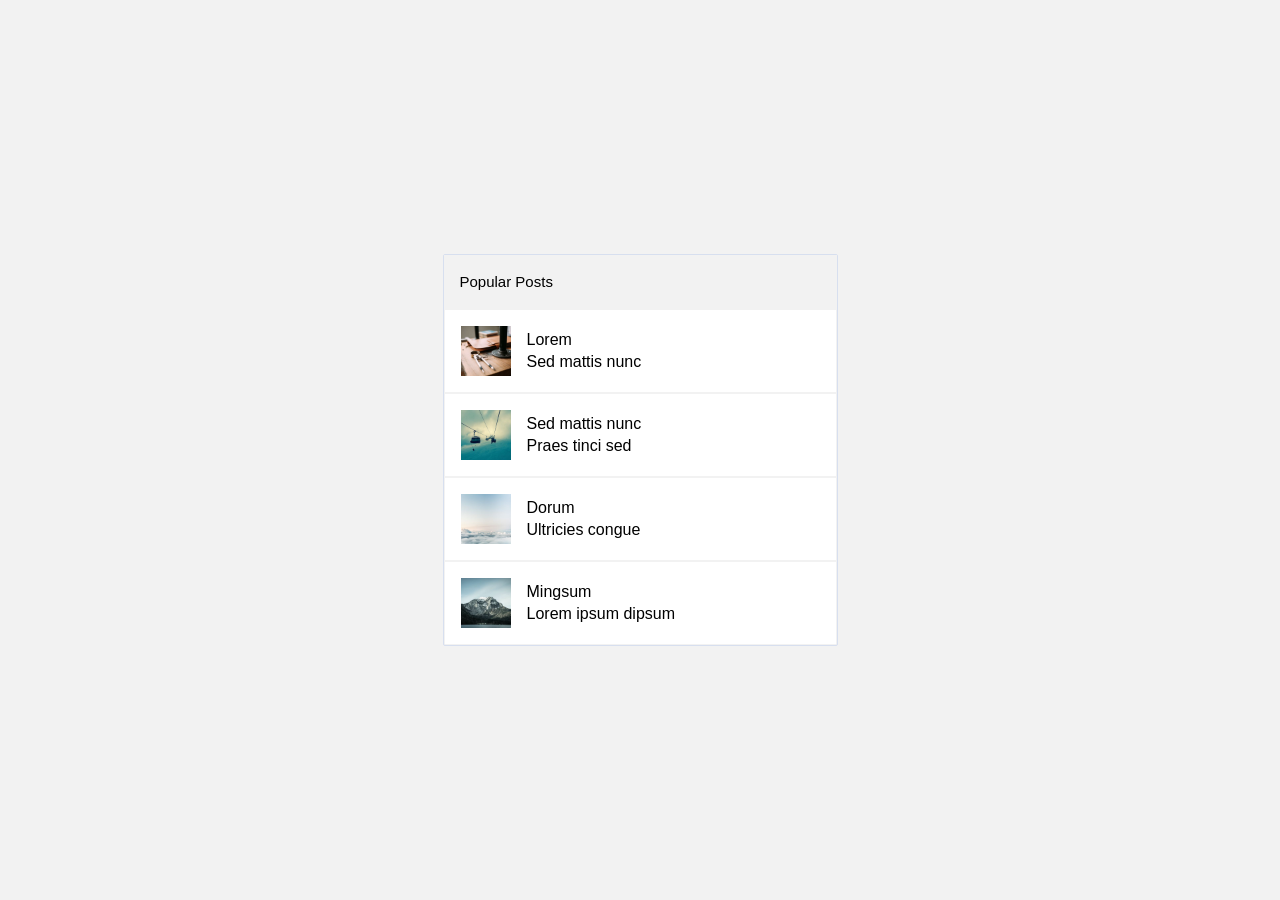
<file: 1/index.html>
<html lang="en">

<head>
    <meta charset="UTF-8">
    <meta name="viewport" content="width=device-width, initial-scale=1.0">
    <title>Home work</title>

    <link
        href="https://fonts.googleapis.com/css?family=Roboto:100,100i,300,300i,400,400i,500,500i,700,700i,900,900i&display=swap&subset=cyrillic"
        rel="stylesheet">

    <style>
        html,
        body {
            height: 100%;
            margin: 0px;
        }

        .wrapper {
            display: flex;
            background-color: f2f2f2;
            height: 100%;
            width: 100%;
            align-items: center;
            justify-content: center;
        }

        .midle {
            display: flex;
            flex-direction: column;
            border-radius: 2px;
            border: 1px solid #d7dfef;
            background-color: f2f2f2;
            height: 390px;
            width: 393px;
        }

        .head {
            font-family: Raleway, sans-serif;
            display: flex;
            align-items: center;
            background-color: f2f2f2;
            padding: 8px 16px !important;
            font-size: 15px;
            padding-left: 16px;
            padding-top: 16px;
            padding-right: 8px;
            padding-bottom: 8px;
            line-height:22.5px;
            height: 50px;
        }

        .content {
            display: flex;
            align-items: center;
            padding: 16px;
            margin: 1px;
            background-color: #ffffff;
            display: flex;
            flex-direction: row;
        }

        .content:hover,
        .content.activ {
            background-color: #cdcdcd;
        }

        .img{
            height: 50px;
            width: 50px;

        }

        .rrr{
            line-height:22.5px;
            font-family:Raleway, sans-serif;
            margin-left:16px ;
        }

    </style>
</head>

<body>
    <div class="wrapper">
        <div class="midle">
            <div class="head">
                Popular Posts
            </div>
            <div class="content">
                <img src="workshop.jpg"   height="50px" width= "50px" >
                <div class="rrr">
                    <div class="name">Lorem</div>
                    <div class="word">Sed mattis nunc</div>
                </div>
            </div>
            <div class="content">
               <img src="gondol.jpg" height="50px" width= "50px">
                <div class="rrr">
                    <div class="name">Sed mattis nunc</div>
                    <div class="word">Praes tinci sed</div>
                </div>
            </div>
            <div class="content">
                <img src="skies.jpg" height="50px" width= "50px">
                <div class="rrr">
                    <div class="name">Dorum</div>
                    <div class="word">Ultricies congue</div>
                </div>
            </div>
            <div class="content">
                <img src="rock.jpg" height="50px" width= "50px">
                <div class="rrr">
                    <div class="name">Mingsum</div>
                    <div class="word">Lorem ipsum dipsum</div>
                </div>
            </div>
        </div>
    </div>
</body>

</html>
</file>
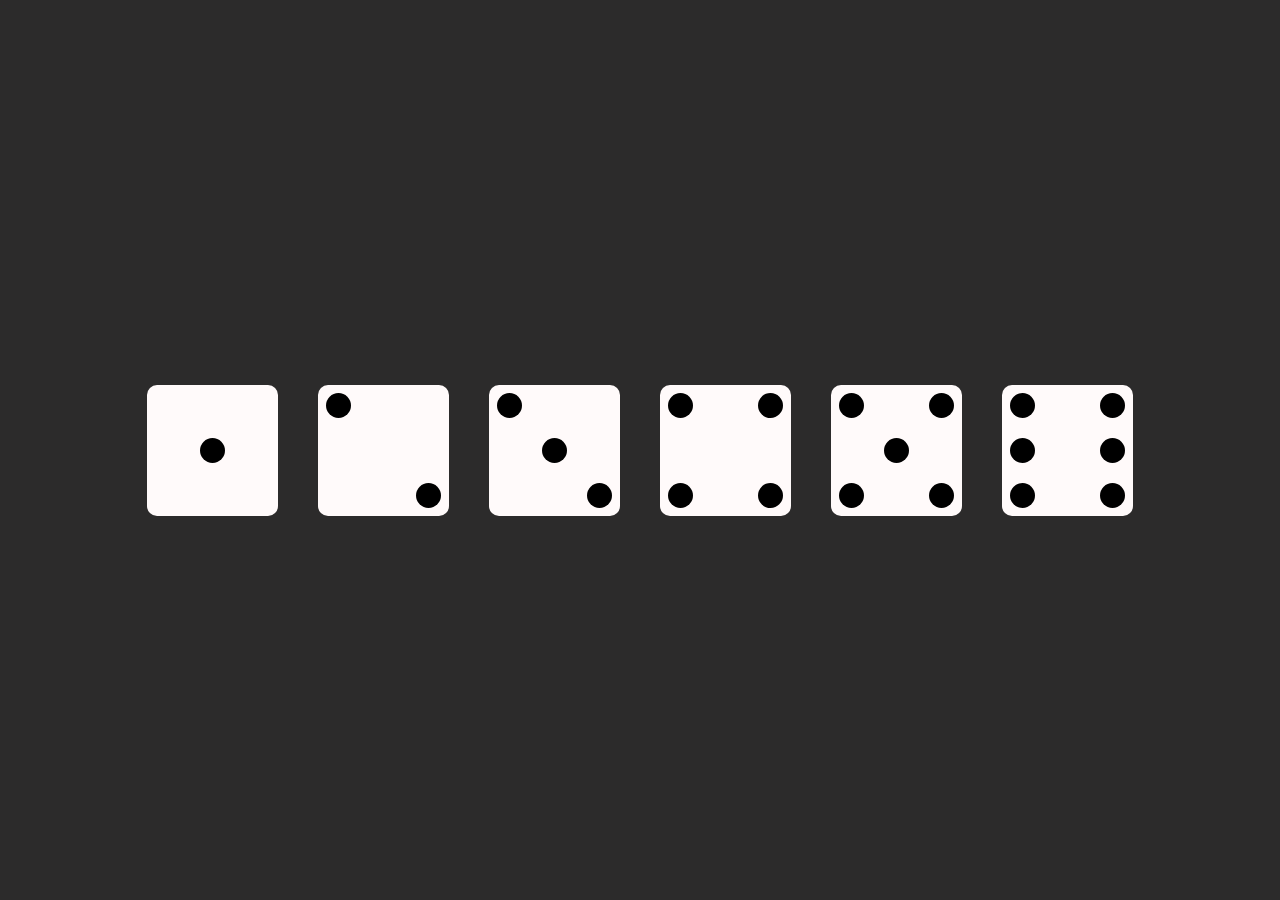
<file: 2/index.html>
<html lang="en">

<head>
    <meta charset="UTF-8">
    <meta name="viewport" content="width=device-width, initial-scale=1.0">
    <title>Home work</title>

    <link
        href="https://fonts.googleapis.com/css?family=Roboto:100,100i,300,300i,400,400i,500,500i,700,700i,900,900i&display=swap&subset=cyrillic"
        rel="stylesheet">

    <style>
        html,
        body {
            height: 100%;
            margin: 0px;
        }

        .wrapper {
            display: flex;
            background-color:rgb(44, 43, 43);
            height: 100%;
            width: 100%;
            align-items: center;
            justify-content: center;
        }

        .midle {
            /* background-color: black; */
            display: flex;
            flex-direction: row;
        }

        .block1 {
            display: flex;
            justify-content: center;
            align-items: center;
            background-color: snow;
            height: 115px;
            width: 115px;
            margin: 20px;
            border-radius: 10px;
            padding: 8px;
        }

        .block1-circle1 {
            background-color: black;
            height: 25px;
            width: 25px;
            border-radius: 50px;
        }

        .block2 {
            background-color: snow;
            height: 115px;
            width: 115px;
            margin: 20px;
            border-radius: 10px;
            display: flex;
            flex-direction: column;
            justify-content: space-between;
            padding: 8px;
        }

        .block2-hor1-circle1 {
            background-color: black;
            height: 25px;
            width: 25px;
            border-radius: 50px;
        }

        .block2-hor2-circle2 {
            background-color: black;
            height: 25px;
            width: 25px;
            border-radius: 50px;
        }

        .block2-hor2 {
            display: flex;
            justify-content: flex-end;
        }

        .block3 {
            display: flex;
            flex-direction: column;
            justify-content: space-between;
            background-color: snow;
            height: 115px;
            width: 115px;
            margin: 20px;
            border-radius: 10px;
            padding: 8px;
        }

        .block3-hor1-circle1 {
            background-color: black;
            height: 25px;
            width: 25px;
            border-radius: 50px;
        }

        .block3-hor2-circle2 {
            background-color: black;
            height: 25px;
            width: 25px;
            border-radius: 50px;
        }

        .block3-hor3-circle3 {
            background-color: black;
            height: 25px;
            width: 25px;
            border-radius: 50px;
        }

        .block3-hor2 {
            display: flex;
            justify-content: center;
        }

        .block3-hor3 {
            display: flex;
            justify-content: flex-end;
        }

        .block4 {
            display: flex;
            flex-direction: column;
            justify-content: space-between;
            background-color: snow;
            height: 115px;
            width: 115px;
            margin: 20px;
            border-radius: 10px;
            padding: 8px;
        }

        .block4-hor1-circle1 {
            background-color: black;
            height: 25px;
            width: 25px;
            border-radius: 50px;
        }

        .block4-hor1-circle2 {
            background-color: black;
            height: 25px;
            width: 25px;
            border-radius: 50px;
        }

        .block4-hor2-circle1 {
            background-color: black;
            height: 25px;
            width: 25px;
            border-radius: 50px;
        }

        .block4-hor2-circle2 {
            background-color: black;
            height: 25px;
            width: 25px;
            border-radius: 50px;
        }


        .block4-hor1 {
            display: flex;
            justify-content: space-between;
        }

        .block4-hor2 {
            display: flex;
            justify-content: space-between;
        }

        .block5 {
            display: flex;
            flex-direction: column;
            justify-content: space-between;
            background-color: snow;
            height: 115px;
            width: 115px;
            margin: 20px;
            border-radius: 10px;
            padding: 8px;
        }
        .block5-hor1-circle1 {
            background-color: black;
            height: 25px;
            width: 25px;
            border-radius: 50px;
        }

        .block5-hor1-circle2 {
            background-color: black;
            height: 25px;
            width: 25px;
            border-radius: 50px;
        }
        .block5-hor2-circle1{
            background-color: black;
            height: 25px;
            width: 25px;
            border-radius: 50px;
        }

        .block5-hor3-circle1 {
            background-color: black;
            height: 25px;
            width: 25px;
            border-radius: 50px;
        }

        .block5-hor3-circle2 {
            background-color: black;
            height: 25px;
            width: 25px;
            border-radius: 50px;
        }

        .block5-hor1 {
            display: flex;
            justify-content: space-between;
        }
        .block5-hor2 {
            display: flex;
            justify-content: center;
        }
        .block5-hor3 {
            display: flex;
            justify-content: space-between;
        }
        .block6 {
            display: flex;
            flex-direction: row;
            justify-content: space-between;
            background-color: snow;
            height: 115px;
            width: 115px;
            margin: 20px;
            border-radius: 10px;
            padding: 8px;
        }
        .block6-hor1-circle1{
            background-color: black;
            height: 25px;
            width: 25px;
            border-radius: 50px;
        }
        .block6-hor1-circle2{
            background-color: black;
            height: 25px;
            width: 25px;
            border-radius: 50px;
        }
        .block6-hor1-circle3{
            background-color: black;
            height: 25px;
            width: 25px;
            border-radius: 50px;
        }
        .block6-hor2-circle1{
            background-color: black;
            height: 25px;
            width: 25px;
            border-radius: 50px;
        }
        .block6-hor2-circle2{
            background-color: black;
            height: 25px;
            width: 25px;
            border-radius: 50px;
        }
        .block6-hor2-circle3{
            background-color: black;
            height: 25px;
            width: 25px;
            border-radius: 50px;
        }
        .block6-hor1{
            display: flex;
            flex-direction: column;
            justify-content: space-between;
        }
        .block6-hor2{
            display: flex;
            flex-direction: column;
            justify-content: space-between;
        }
    </style>
</head>

<body>
    <div class="wrapper">
        <div class="midle">
            <div class="block1">
                <div class="block1-circle1"></div>
            </div>
            <div class="block2">
                <div class="block2-hor1">
                    <div class="block2-hor1-circle1"></div>
                </div>
                <div class="block2-hor2">
                    <div class="block2-hor2-circle2"></div>
                </div>
            </div>
            <div class="block3">
                <div class="block3-hor1">
                    <div class="block3-hor1-circle1"></div>
                </div>
                <div class="block3-hor2">
                    <div class="block3-hor2-circle2"></div>
                </div>
                <div class="block3-hor3">
                    <div class="block3-hor3-circle3"></div>
                </div>
            </div>
            <div class="block4">
                <div class="block4-hor1">
                    <div class="block4-hor1-circle1"></div>
                    <div class="block4-hor1-circle2"></div>
                </div>
                <div class="block4-hor2">
                    <div class="block4-hor2-circle1"></div>
                    <div class="block4-hor2-circle2"></div>
                </div>
            </div>
            <div class="block5">
                <div class="block5-hor1">
                    <div class="block5-hor1-circle1"></div>
                    <div class="block5-hor1-circle2"></div>
                </div>
                <div class="block5-hor2">
                    <div class="block5-hor2-circle1"></div>
                </div>
                <div class="block5-hor3">
                    <div class="block5-hor3-circle1"></div>
                    <div class="block5-hor3-circle2"></div>
                </div>
            </div>
            <div class="block6">
                <div class="block6-hor1">
                    <div class="block6-hor1-circle1"></div>
                    <div class="block6-hor1-circle2"></div>
                    <div class="block6-hor1-circle3"></div>
                </div>
                <div class="block6-hor2">
                    <div class="block6-hor2-circle1"></div>
                    <div class="block6-hor2-circle2"></div>
                    <div class="block6-hor2-circle3"></div>
                </div>
            </div>
        </div>
    </div>
</body>

</html>
</file>
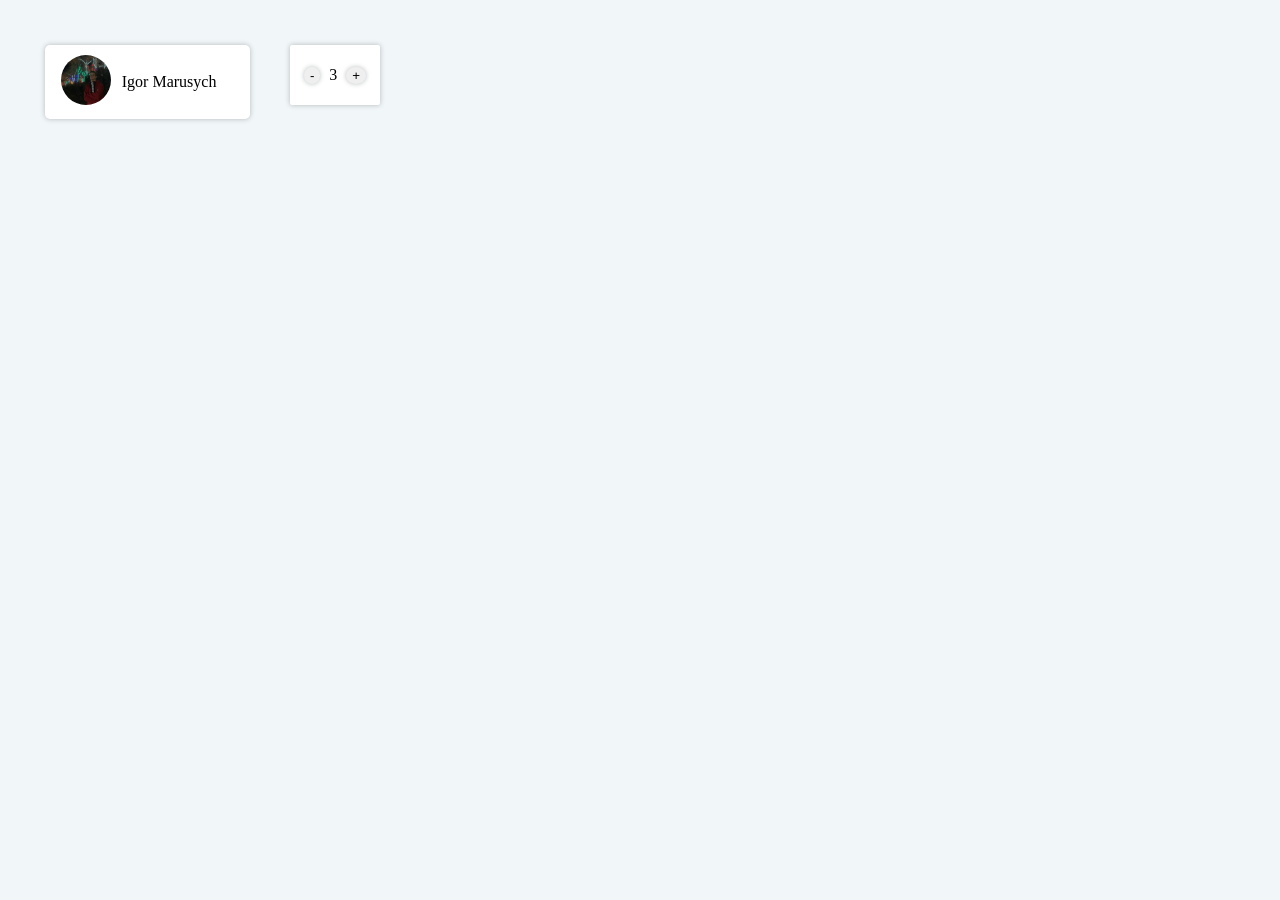
<file: 6WebComponents/index.html>
<!DOCTYPE html>
<html>
  <head>
    <link href="index.css" rel="stylesheet" />
    <meta charset="utf-8" />
    <style type="text/css"></style>
  </head>

  <body>
    <div class="box1">
      <x-user-card img="photo.jpg" name="Igor Marusych"></x-user-card>
    </div>

    <div class="box2">
      <x-counter initial="3"></x-counter>
    </div>

    <script src="./main.js"></script>
  </body>
</html>
</file>
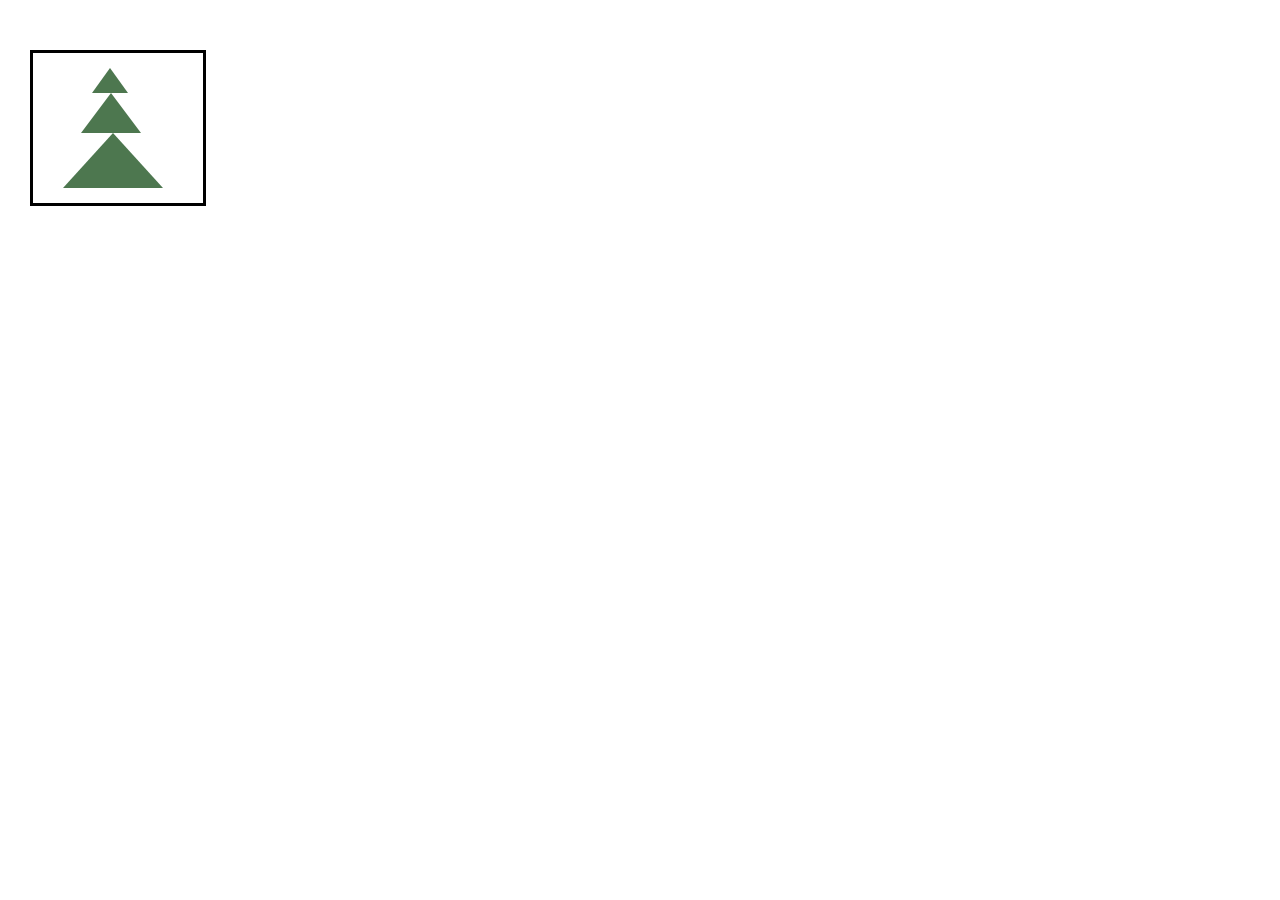
<file: 3/1pic/index.html>
<!DOCTYPE html>
<html >

<head>
    <meta charset="utf-8">
    <link rel="stylesheet" href="index.css" />
</head>

<body>
    <div class="wrapper">
       <div class="tu"></div>
       <div class="tm"></div>
       <div class="tl"></div>
    </div>
</body>

</html>
</file>
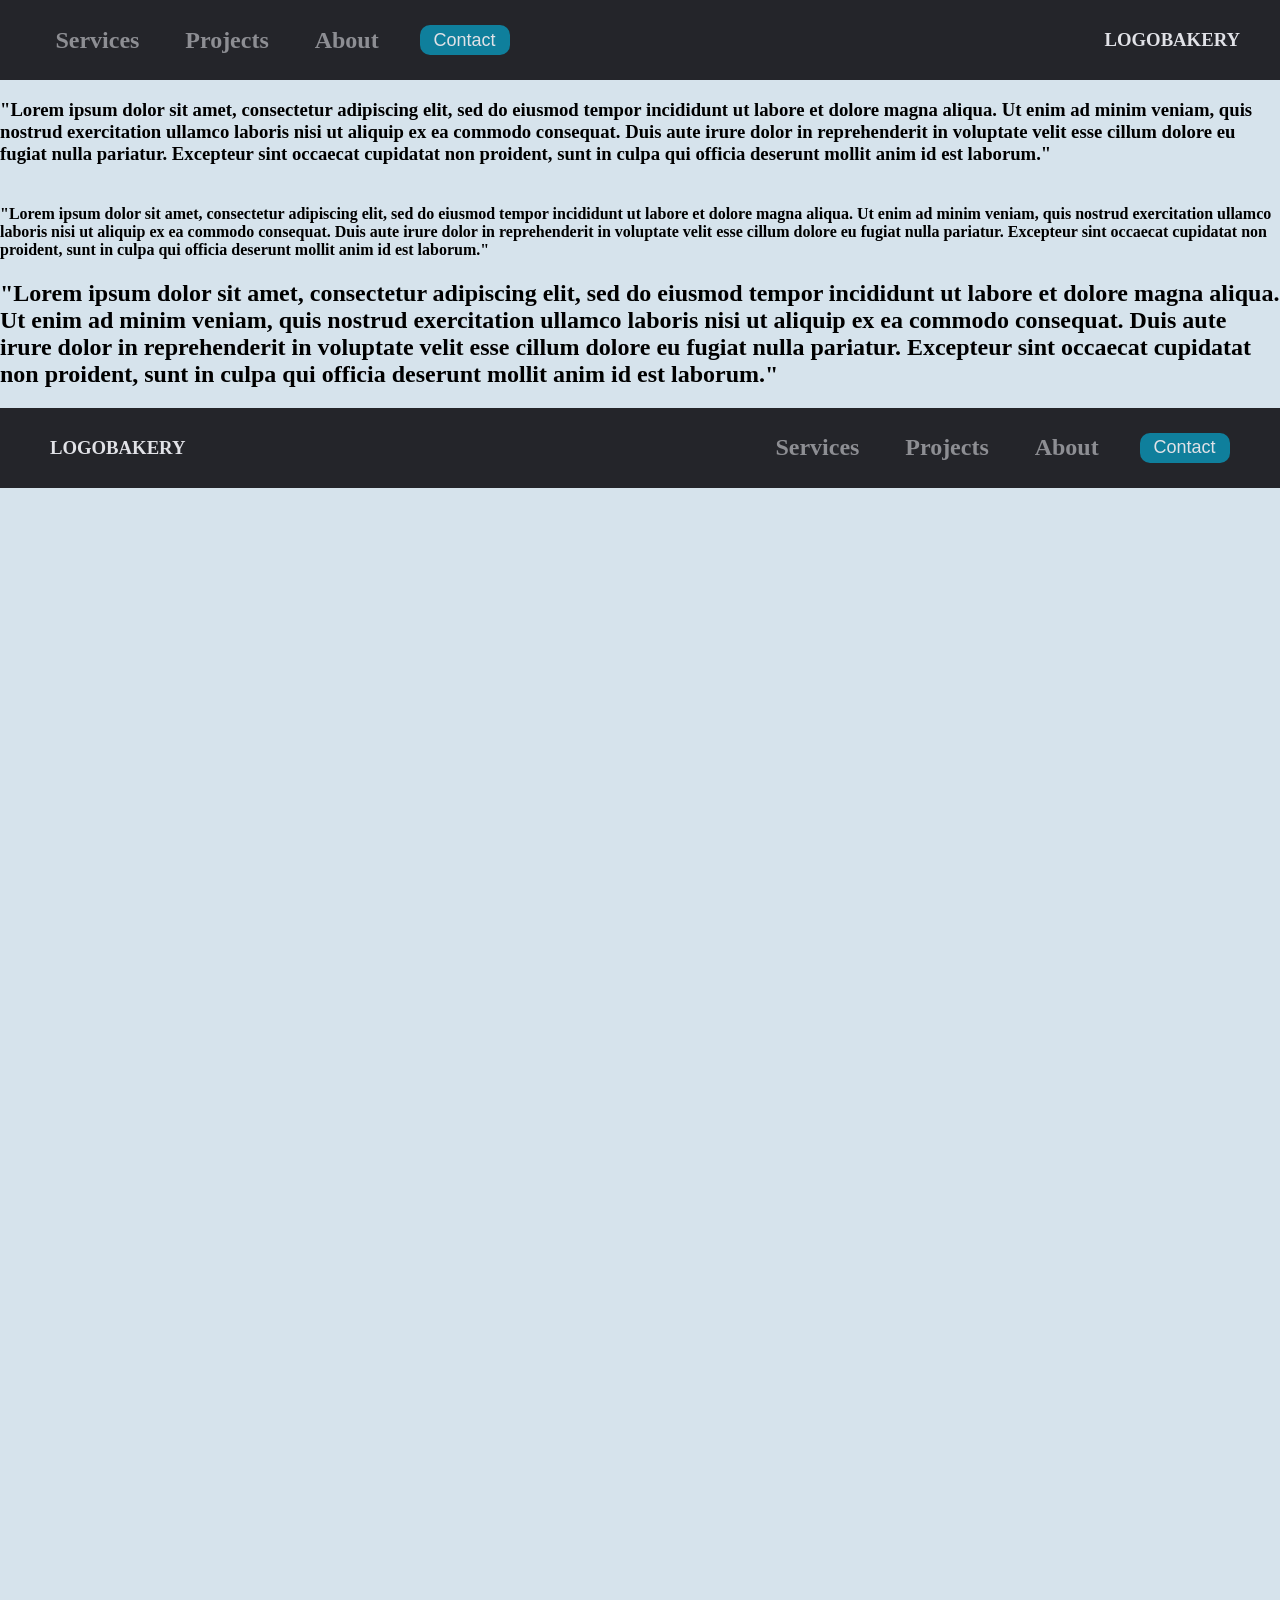
<file: 3/2navbarll/index.html>
<html lang="en">

<head>
  <meta charset="UTF-8" />

  <link rel="stylesheet" href="style.css" />
</head>

<body>
  <div class="wrapper">
    <div class="wrapper_upper_navbar">
      <div class="upper_navbar_left">
        <a class="w">
          <h2>Services</h2>
        </a>
        <a class="w">
          <h2>Projects</h2>
        </a>
        <a class="w">
          <h2>About</h2>
        </a>
        <button class="button ">Contact</button>
      </div>
      <h3 class="logo">LOGOBAKERY</h3>
    </div>
    <div class="midle">
    <h3 class="hhh">
      "Lorem ipsum dolor sit amet, consectetur adipiscing elit, sed do eiusmod
      tempor incididunt ut labore et dolore magna aliqua. Ut enim ad minim
      veniam, quis nostrud exercitation ullamco laboris nisi ut aliquip ex ea
      commodo consequat. Duis aute irure dolor in reprehenderit in voluptate
      velit esse cillum dolore eu fugiat nulla pariatur. Excepteur sint occaecat
      cupidatat non proident, sunt in culpa qui officia deserunt mollit anim id
      est laborum."
    </h3>
    <h4 class="hhhh">
      "Lorem ipsum dolor sit amet, consectetur adipiscing elit, sed do eiusmod
      tempor incididunt ut labore et dolore magna aliqua. Ut enim ad minim
      veniam, quis nostrud exercitation ullamco laboris nisi ut aliquip ex ea
      commodo consequat. Duis aute irure dolor in reprehenderit in voluptate
      velit esse cillum dolore eu fugiat nulla pariatur. Excepteur sint occaecat
      cupidatat non proident, sunt in culpa qui officia deserunt mollit anim id
      est laborum."
    </h4>
    <h2 class="hh">
      "Lorem ipsum dolor sit amet, consectetur adipiscing elit, sed do eiusmod
      tempor incididunt ut labore et dolore magna aliqua. Ut enim ad minim
      veniam, quis nostrud exercitation ullamco laboris nisi ut aliquip ex ea
      commodo consequat. Duis aute irure dolor in reprehenderit in voluptate
      velit esse cillum dolore eu fugiat nulla pariatur. Excepteur sint occaecat
      cupidatat non proident, sunt in culpa qui officia deserunt mollit anim id
      est laborum."
    </h2>
  </div>
    <div class="lower_navbar">
      <div class="lower_navbar_left">
        <a class="w">
          <h2>Services</h2>
        </a>
        <a class="w">
          <h2>Projects</h2>
        </a>
        <a class="w">
          <h2>About</h2>
        </a>
        <button class="button ">Contact</button>
      </div>
      <h3 class="logo">LOGOBAKERY</h3>
    </div>
  </div>
</body>

</html>
</file>
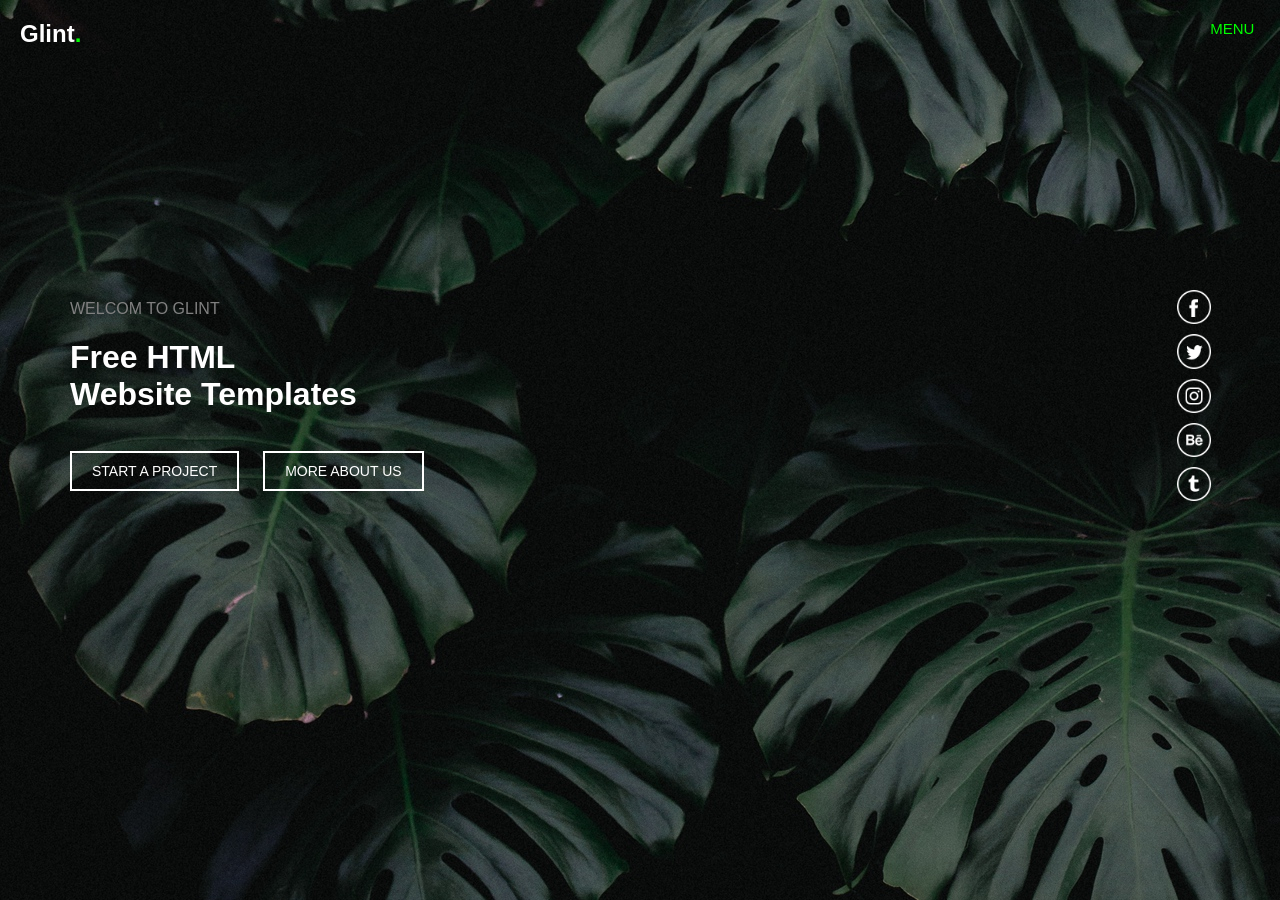
<file: 3/3site/index.html>
<html lang="en">
  <head>
    <meta charset="UTF-8" />
    <link rel="stylesheet" href="style.css" />
  </head>
  <body>
    <div class="header">
      <div class="logo">Glint<span class="logo__point">.</span></div>
      <div class="menu">
        Menu
      </div>
    </div>
    <div class="section">
      <div class="text">
        <div class="text-up-title">welcom to glint</div>
        <h1>Free HTML</br>Website Templates</h1>
        <div class="buttons">
          <a href="#" class="buttons__start">Start a project</a>
          <a href="#" class="buttons__more">More about us</a>
        </div>
      </div>
      <div class="sidebar">
        <div class="links">
          <a class="link">
            <img src="./images/facebook.png" alt="">
          </a>
          <a class="link">
            <img src="./images/twitter.png" alt="">
          </a>
          <a class="link">
            <img src="./images/instagram.png" alt="">
          </a>
          <a class="link">
            <img src="./images/behance.png" alt="">
          </a>
          <a class="link">
            <img src="./images/tumblr.png" alt="">
          </a>
        </div>
      </div>
     
    </div>
  </body>
</html>
</file>
<file: 6WebComponents/index.css>
.card {
  display: flex;
  justify-content: center;
  align-items: center;
  height: 120px;
  width: 50px;
  background-color: #fff;
}

body {
  display: flex;
  flex-direction: row;
  margin: 25px;
  background-color: rgba(238, 244, 248, 0.815);
}

.box1 {
  margin: 20px;
}

.box2 {
  display: flex;
  flex-direction: row;
  justify-content: space-around;
  align-items: center;
  border-radius: 1px;
  margin: 20px;

  width: 90px;
  height: 60px;
  background-color: #fff;
  box-shadow: 0 0 5px 0.2px #b9bdbf;
  border-radius: 2px;
}
/* 
button {
  border-radius: 50%;
  border: darkgray;
  box-shadow: 0 0 5px 0.2px #b9bdbf;
} */

span {
  width: 2rem;
  text-align: center;
}
</file>
<file: 3/1pic/index.css>
.wrapper{
    position: absolute;
    border: 3px solid black;
    width:170px;
    height: 150px;
    top:50px;
    left: 30px;
}
.tu{
    position: absolute;
    top: 15px;
    left: 59px;
    width: 0;
    height: 0;
    /* border: 5px solid black; */
	border-left: 18px solid transparent;
	border-right: 18px solid transparent;
	border-bottom: 25px solid rgb(77, 119, 79);
}
.tm{
    position: absolute;
    top: 40px;
    left: 48px;
    width: 0;
	height: 0;
	border-left: 30px solid transparent;
	border-right: 30px solid transparent;
	border-bottom: 40px solid rgb(77, 119, 79);
}
.tl{
    position: absolute;
    top: 80px;
    left: 30px;
    width: 0;
	height: 0;
	border-left: 50px solid transparent;
	border-right: 50px solid transparent;
	border-bottom: 55px solid rgb(77, 119, 79);
}
</file>
<file: 3/2navbarll/style.css>
html,
body {
  margin: 0;
  height: 200vh;
  width: 100%;
  background-color: #d6e3ec;
}
.wrapper_upper_navbar{
  position: sticky;
  top: 0px;
  display: flex;
  justify-content: space-between;
  background-color:#24252a;
  width: 100%;
  height: 80px;
}
.upper_navbar_left{
  display: flex;
  align-items: center;
  justify-content: space-around;
  margin-left: 30px;
  width: 500px;
}

.button{
  background-color:#0f7f9c;
  height: 30px;
  width: 90px;
  font-size: large;
  border: #0f7f9c;
  border-radius: 10px;
  color: #e1e2e7;
}
.w{
  padding-left: 5px;
  color:#8d8e93;
}
.logo{
  color: #e1e2e7;
  display: flex;
  align-items: center;
  margin-right: 40px;
  margin-left: 50px;
}
.lower_navbar_left{
  display: flex;
  align-items: center;
  justify-content: space-around;
  margin-right: 30px;
  width: 500px;

}
.lower_navbar{
  position: sticky; 
top: 0px;
  display: flex;
  flex-direction: row-reverse;
  justify-content: space-between;
  background-color:#24252a;
  height: 80px;
}
.midle{
  /* margin-top: 80px; */
}
.hhh{
  display:inline-block;
}
</file>
<file: 3/3site/style.css>
html,
body {
  margin: 0;
  height: 100%;
  width: 100%;
  background-image: url(./images/green.jpg);
  color: #ffffff;
  font-family: Raleway, sans-serif;
}

.header {
  display: flex;
  justify-content: space-between;
  width: 98%;
  min-width: 1140px;
  position: absolute;
  margin: 20px;
}

.content {
  position: absolute;
  top: 150px;
  left: 15px;
}

.sidebar {
  position: absolute;
  right: 10px;
  top:285px;
}

.links {
  display: flex;
  flex-direction: column;
}

.logo {
  font-weight: 600;
  font-size: 24px;
}

.logo__point {
  font-weight: 900;
  color: #00ff00;
}

img {
  padding:5px;
  text-decoration: none;
  max-width: 35%;
}

button {
  outline: none;
  cursor: pointer;
}

.menu {
  text-transform: uppercase;
  color: #00ff00;
  font-size: 15px;
  position: relative;
  right: 20px;
}

a {
  text-decoration: none;
  color: #ffffff;
}

.text {
  position: relative;
  top: 100px;
  max-width: 1140px;
  margin: 0 auto;
  padding-top: 200px;
}

.text-up-title {
  text-transform: uppercase;
  color: grey;
  font-weight: 500;
}

.text-low-title {
  font-size: 48px;
  margin-top: 15px;
}

.buttons {
  text-transform: uppercase;
  background: transparent;
  font-size: 14px;
  margin-top: 50px;
}

.buttons__start {
  border: 2px solid #ffffff;
  padding: 10px 20px;
  margin-right: 20px;
}

.buttons__more {
  border: 2px solid #ffffff;
  padding: 10px 20px;
}
</file>
